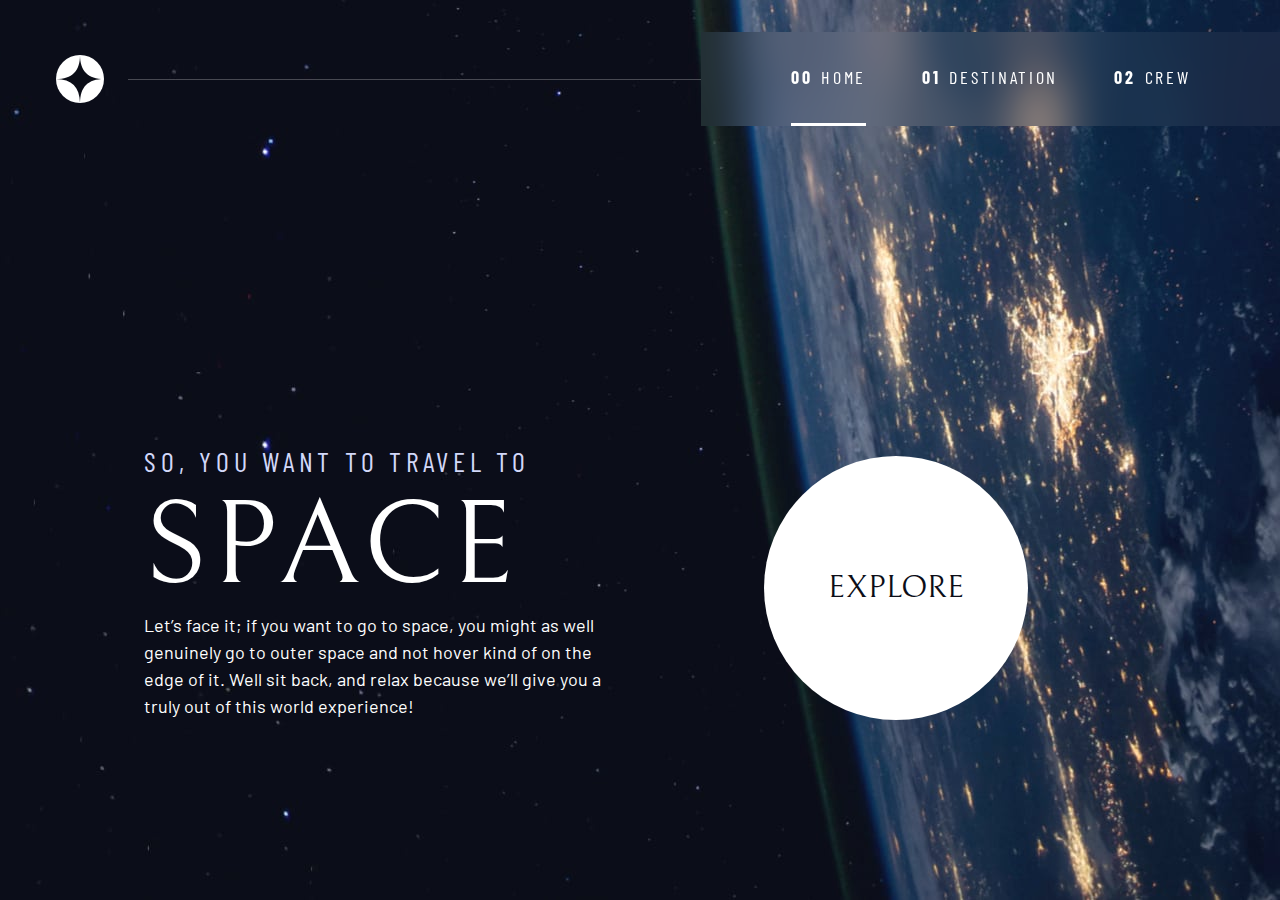
<file: index.html>
<!DOCTYPE html>
<html lang="en">
  <head>
    <meta charset="UTF-8" />
    <meta name="viewport" content="width=device-width, initial-scale=1.0" />

    <link
      rel="icon"
      type="image/png"
      sizes="32x32"
      href="./assets/favicon-32x32.png"
    />
    <!-- Google fonts -->
    <link rel="preconnect" href="https://fonts.googleapis.com" />
    <link rel="preconnect" href="https://fonts.gstatic.com" crossorigin />
    <link
      href="https://fonts.googleapis.com/css2?family=Barlow+Condensed:wght@400;700&family=Bellefair&family=Barlow:wght@400;700&display=swap"
      rel="stylesheet"
    />

    <!-- Our custom CSS -->
    <link rel="stylesheet" href="index.css" />
    <title>Frontend Mentor | Space tourism website</title>
    <script src="./index.js" defer></script>
  </head>
  <body class="home">
    <header class="primary-header flex">
      <div>
        <img
          src="./assets/shared/logo.svg"
          alt="space tourism logo"
          class="logo"
        />
      </div>
      <button class="mobile-nav-toggle" aria-controls="primary-navigation">
        <span class="sr-only" aria-expanded="false">Menu</span>
      </button>
      <nav>
        <ul
          id="primary-navigation"
          class="primary-navigation underline-indicators flex"
          data-visible="false"
        >
          <li class="active">
            <a
              class="ff-sans-cond uppercase text-white letter-spacing-2"
              href="index.html"
              ><span>00</span>Home</a
            >
          </li>
          <li>
            <a
              class="ff-sans-cond uppercase text-white letter-spacing-2"
              href="./destination-moon.html"
              ><span>01</span>Destination</a
            >
          </li>
          <li>
            <a
              class="ff-sans-cond uppercase text-white letter-spacing-2"
              href="./crew-commander.html"
              ><span>02</span>Crew</a
            >
          </li>
        </ul>
      </nav>
    </header>

    <main class="grid-container grid-container--home">
      <div>
        <h1 class="text-accent fs-500 ff-sans-cond uppercase letter-spacing-1">
          So, you want to travel to
          <span class="d-block fs-900 ff-serif text-white">Space</span>
        </h1>

        <p>
          Let’s face it; if you want to go to space, you might as well genuinely
          go to outer space and not hover kind of on the edge of it. Well sit
          back, and relax because we’ll give you a truly out of this world
          experience!
        </p>
      </div>
      <div>
        <a href="#" class="large-button uppercase ff-serif text-dark bg-white"
          >Explore</a
        >
      </div>
    </main>
  </body>
</html>
</file>
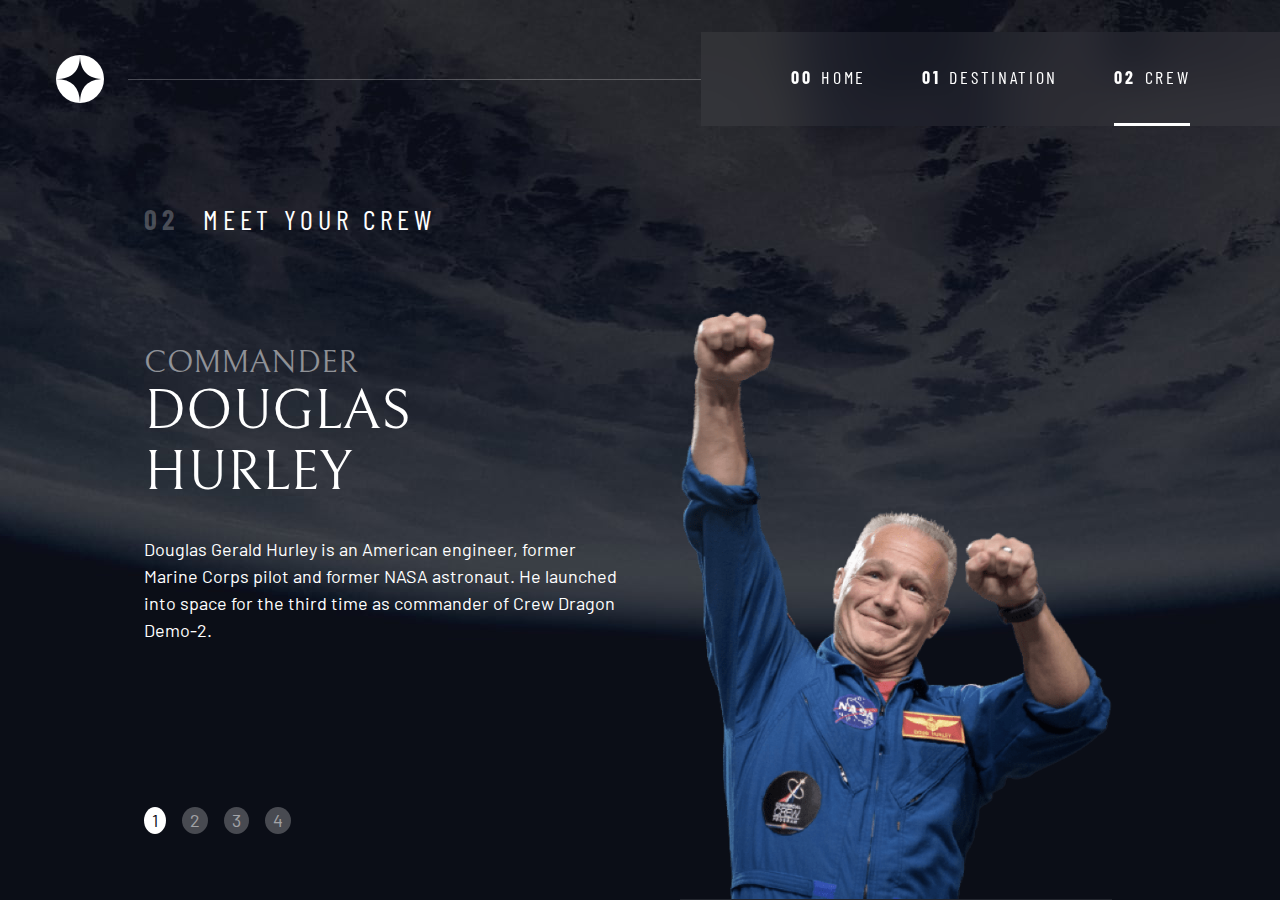
<file: crew-commander.html>
<!DOCTYPE html>
<html lang="en">
  <head>
    <meta charset="UTF-8" />
    <meta name="viewport" content="width=device-width, initial-scale=1.0" />

    <link
      rel="icon"
      type="image/png"
      sizes="32x32"
      href="./assets/favicon-32x32.png"
    />
    <!-- Google fonts -->
    <link rel="preconnect" href="https://fonts.googleapis.com" />
    <link rel="preconnect" href="https://fonts.gstatic.com" crossorigin />
    <link
      href="https://fonts.googleapis.com/css2?family=Barlow+Condensed:wght@400;700&family=Bellefair&family=Barlow:wght@400;700&display=swap"
      rel="stylesheet"
    />

    <!-- Our custom CSS -->
    <link rel="stylesheet" href="index.css" />
    <title>Frontend Mentor | Space tourism website</title>
    <script src="index.js" defer></script>
  </head>

  <body class="crew">
    <a class="skip-to-content" href="#main">Skip to content</a>
    <header class="primary-header flex">
      <div>
        <img
          src="./assets/shared/logo.svg"
          alt="space tourism logo"
          class="logo"
        />
      </div>
      <button class="mobile-nav-toggle" aria-controls="primary-navigation">
        <span class="sr-only" aria-expanded="false">Menu</span>
      </button>
      <nav>
        <ul
          id="primary-navigation"
          class="primary-navigation underline-indicators flex"
          data-visible="false"
        >
          <li>
            <a
              class="ff-sans-cond uppercase text-white letter-spacing-2"
              href="index.html"
              ><span>00</span>Home</a
            >
          </li>
          <li>
            <a
              class="ff-sans-cond uppercase text-white letter-spacing-2"
              href="./destination-moon.html"
              ><span>01</span>Destination</a
            >
          </li>
          <li class="active">
            <a
              class="ff-sans-cond uppercase text-white letter-spacing-2"
              href="./crew-commander.html"
              ><span>02</span>Crew</a
            >
          </li>
        </ul>
      </nav>
    </header>

    <main id="main" class="grid-container grid-container--crew flow">
      <h1 class="numbered-title">
        <span aria-hidden="true">02</span> Meet your crew
      </h1>

      <div class="dot-indicators flex">
        <button aria-selected="true">
          <a href="./crew-commander.html">1</a>
        </button>
        <button aria-selected="false">
          <a href="./crew-specialist.html">2</a>
        </button>
        <button aria-selected="false">
          <a href="./crew-pilot.html">3</a>
        </button>
        <button aria-selected="false">
          <a href="./crew-engineer.html">4</a>
        </button>
      </div>

      <article class="crew-details flow">
        <header>
          <h2
            class="fs-600 ff-serif uppercase"
            style="color: hsl(var(--clr-white) / 0.5)"
          >
            Commander
          </h2>
          <p class="fs-700 uppercase ff-serif">Douglas Hurley</p>
        </header>

        <p>
          Douglas Gerald Hurley is an American engineer, former Marine Corps
          pilot and former NASA astronaut. He launched into space for the third
          time as commander of Crew Dragon Demo-2.
        </p>
      </article>

      <img src="assets/crew/image-douglas-hurley.png" alt="Douglas Hurley" />
    </main>
  </body>
</html>
</file>
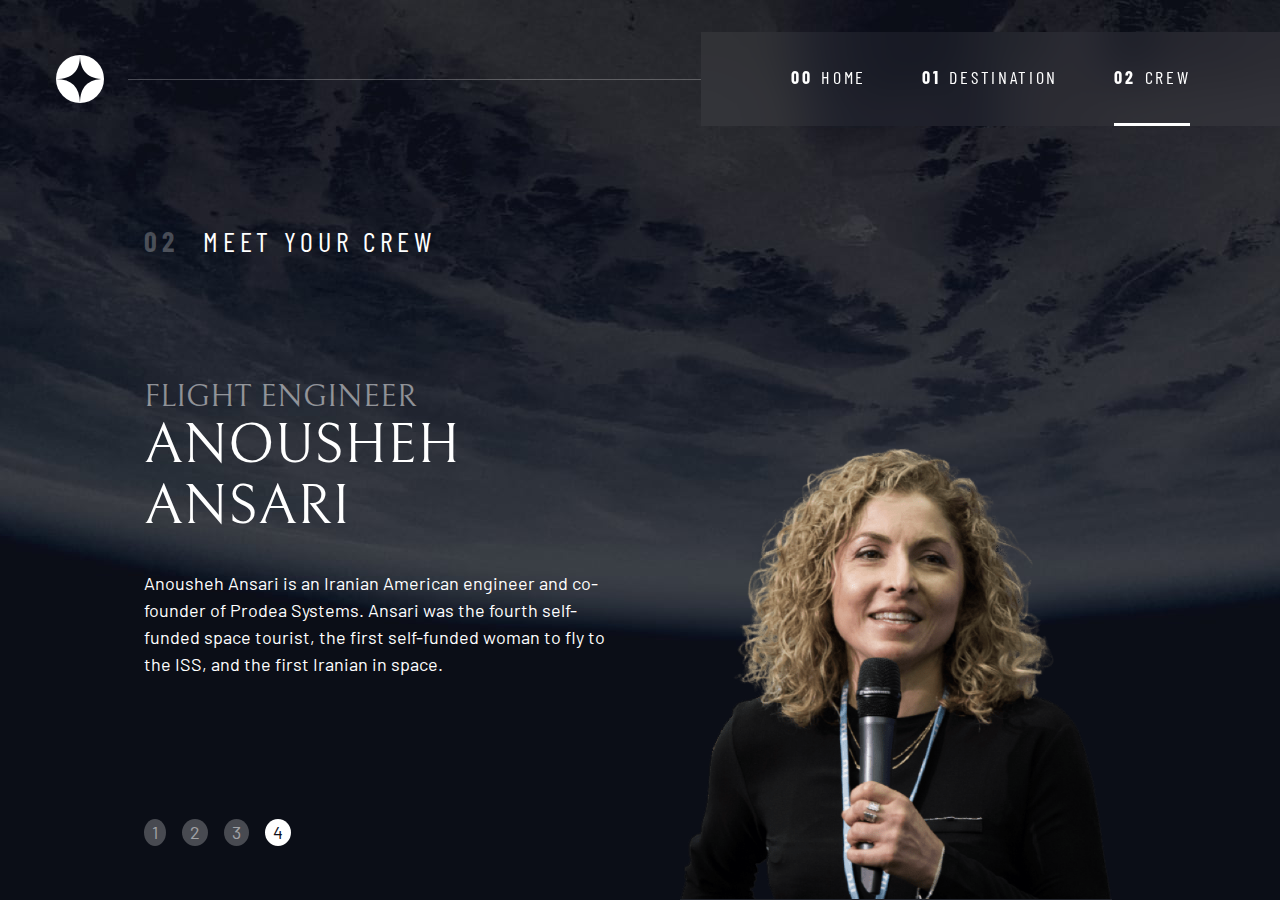
<file: crew-engineer.html>
<!DOCTYPE html>
<html lang="en">
  <head>
    <meta charset="UTF-8" />
    <meta name="viewport" content="width=device-width, initial-scale=1.0" />

    <link
      rel="icon"
      type="image/png"
      sizes="32x32"
      href="./assets/favicon-32x32.png"
    />
    <!-- Google fonts -->
    <link rel="preconnect" href="https://fonts.googleapis.com" />
    <link rel="preconnect" href="https://fonts.gstatic.com" crossorigin />
    <link
      href="https://fonts.googleapis.com/css2?family=Barlow+Condensed:wght@400;700&family=Bellefair&family=Barlow:wght@400;700&display=swap"
      rel="stylesheet"
    />

    <!-- Our custom CSS -->
    <link rel="stylesheet" href="index.css" />
    <title>Frontend Mentor | Space tourism website</title>
    <script src="index.js" defer></script>
  </head>

  <body class="crew">
    <a class="skip-to-content" href="#main">Skip to content</a>
    <header class="primary-header flex">
      <div>
        <img
          src="./assets/shared/logo.svg"
          alt="space tourism logo"
          class="logo"
        />
      </div>
      <button class="mobile-nav-toggle" aria-controls="primary-navigation">
        <span class="sr-only" aria-expanded="false">Menu</span>
      </button>
      <nav>
        <ul
          id="primary-navigation"
          class="primary-navigation underline-indicators flex"
          data-visible="false"
        >
          <li>
            <a
              class="ff-sans-cond uppercase text-white letter-spacing-2"
              href="index.html"
              ><span>00</span>Home</a
            >
          </li>
          <li>
            <a
              class="ff-sans-cond uppercase text-white letter-spacing-2"
              href="./destination-moon.html"
              ><span>01</span>Destination</a
            >
          </li>
          <li class="active">
            <a
              class="ff-sans-cond uppercase text-white letter-spacing-2"
              href="./crew-commander.html"
              ><span>02</span>Crew</a
            >
          </li>
        </ul>
      </nav>
    </header>

    <main id="main" class="grid-container grid-container--crew flow">
      <h1 class="numbered-title">
        <span aria-hidden="true">02</span> Meet your crew
      </h1>

      <div class="dot-indicators flex">
        <button aria-selected="false">
          <a href="./crew-commander.html">1</a>
        </button>
        <button aria-selected="false">
          <a href="./crew-specialist.html">2</a>
        </button>
        <button aria-selected="false">
          <a href="./crew-pilot.html">3</a>
        </button>
        <button aria-selected="true">
          <a href="./crew-engineer.html">4</a>
        </button>
      </div>
      <article class="crew-details flow">
        <header>
          <h2
            class="fs-600 ff-serif uppercase"
            style="color: hsl(var(--clr-white) / 0.5)"
          >
            Flight Engineer
          </h2>
          <p class="fs-700 uppercase ff-serif">Anousheh Ansari</p>
        </header>

        <p>
          Anousheh Ansari is an Iranian American engineer and co-founder of
          Prodea Systems. Ansari was the fourth self-funded space tourist, the
          first self-funded woman to fly to the ISS, and the first Iranian in
          space.
        </p>
      </article>

      <img
        src="assets/crew/image-anousheh-ansari.png"
        alt=" Anousheh Ansari "
      />
    </main>
  </body>
</html>
</file>
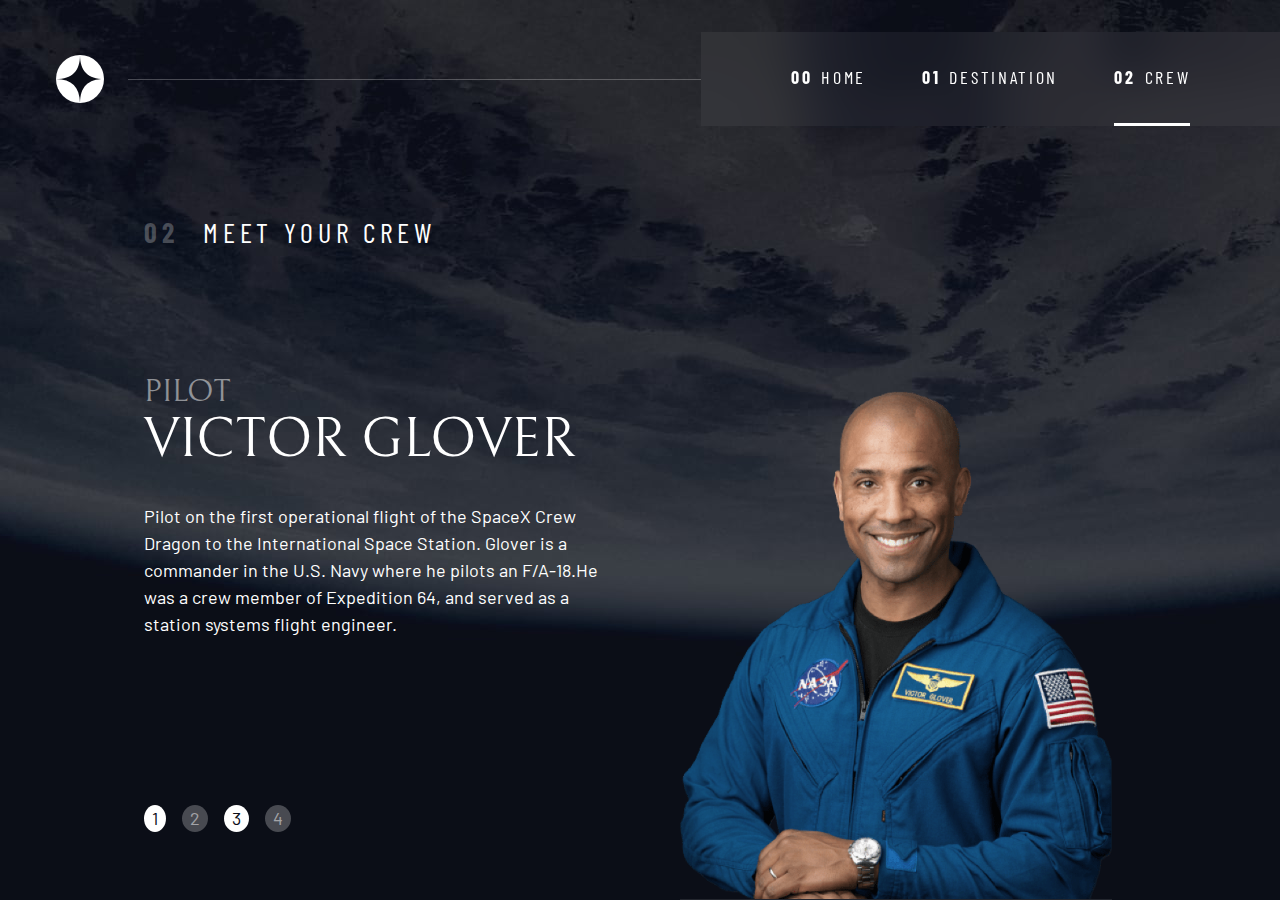
<file: crew-pilot.html>
<!DOCTYPE html>
<html lang="en">
  <head>
    <meta charset="UTF-8" />
    <meta name="viewport" content="width=device-width, initial-scale=1.0" />

    <link
      rel="icon"
      type="image/png"
      sizes="32x32"
      href="./assets/favicon-32x32.png"
    />
    <!-- Google fonts -->
    <link rel="preconnect" href="https://fonts.googleapis.com" />
    <link rel="preconnect" href="https://fonts.gstatic.com" crossorigin />
    <link
      href="https://fonts.googleapis.com/css2?family=Barlow+Condensed:wght@400;700&family=Bellefair&family=Barlow:wght@400;700&display=swap"
      rel="stylesheet"
    />

    <!-- Our custom CSS -->
    <link rel="stylesheet" href="index.css" />
    <title>Frontend Mentor | Space tourism website</title>
    <script src="index.js" defer></script>
  </head>

  <body class="crew">
    <a class="skip-to-content" href="#main">Skip to content</a>
    <header class="primary-header flex">
      <div>
        <img
          src="./assets/shared/logo.svg"
          alt="space tourism logo"
          class="logo"
        />
      </div>
      <button class="mobile-nav-toggle" aria-controls="primary-navigation">
        <span class="sr-only" aria-expanded="false">Menu</span>
      </button>
      <nav>
        <ul
          id="primary-navigation"
          class="primary-navigation underline-indicators flex"
          data-visible="false"
        >
          <li>
            <a
              class="ff-sans-cond uppercase text-white letter-spacing-2"
              href="index.html"
              ><span>00</span>Home</a
            >
          </li>
          <li>
            <a
              class="ff-sans-cond uppercase text-white letter-spacing-2"
              href="./destination-moon.html"
              ><span>01</span>Destination</a
            >
          </li>
          <li class="active">
            <a
              class="ff-sans-cond uppercase text-white letter-spacing-2"
              href="./crew-commander.html"
              ><span>02</span>Crew</a
            >
          </li>
        </ul>
      </nav>
    </header>

    <main id="main" class="grid-container grid-container--crew flow">
      <h1 class="numbered-title">
        <span aria-hidden="true">02</span> Meet your crew
      </h1>

      <div class="dot-indicators flex">
        <button aria-selected="true">
          <a href="./crew-commander.html">1</a>
        </button>
        <button aria-selected="false">
          <a href="./crew-specialist.html">2</a>
        </button>
        <button aria-selected="true">
          <a href="./crew-pilot.html">3</a>
        </button>
        <button aria-selected="false">
          <a href="./crew-engineer.html">4</a>
        </button>
      </div>

      <article class="crew-details flow">
        <header>
          <h2
            class="fs-600 ff-serif uppercase"
            style="color: hsl(var(--clr-white) / 0.5)"
          >
            Pilot
          </h2>
          <p class="fs-700 uppercase ff-serif">Victor Glover</p>
        </header>

        <p>
          Pilot on the first operational flight of the SpaceX Crew Dragon to the
          International Space Station. Glover is a commander in the U.S. Navy
          where he pilots an F/A-18.He was a crew member of Expedition 64, and
          served as a station systems flight engineer.
        </p>
      </article>

      <img src="assets/crew/image-victor-glover.png" alt="Victor Glover" />
    </main>
  </body>
</html>
</file>
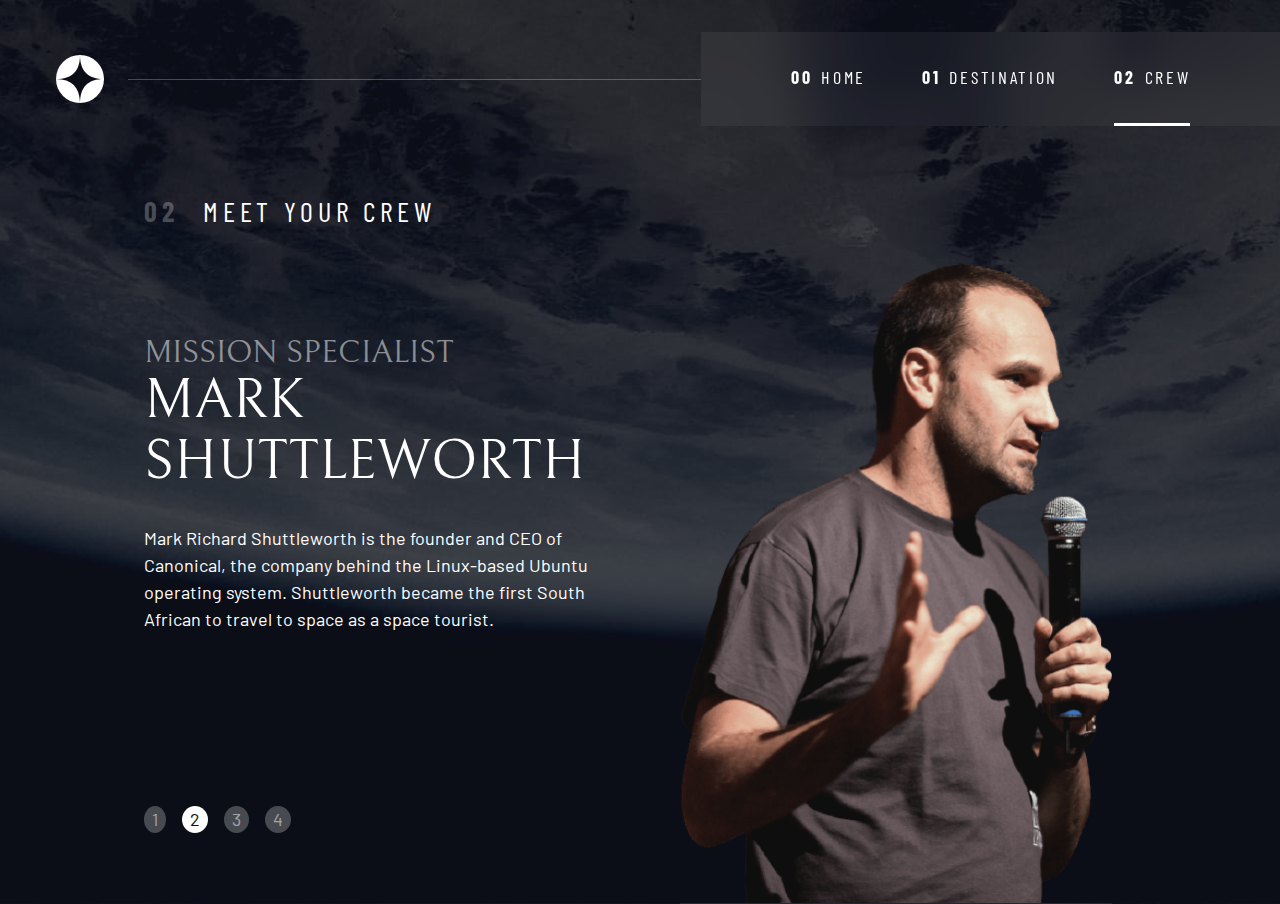
<file: crew-specialist.html>
<!DOCTYPE html>
<html lang="en">
  <head>
    <meta charset="UTF-8" />
    <meta name="viewport" content="width=device-width, initial-scale=1.0" />

    <link
      rel="icon"
      type="image/png"
      sizes="32x32"
      href="./assets/favicon-32x32.png"
    />
    <!-- Google fonts -->
    <link rel="preconnect" href="https://fonts.googleapis.com" />
    <link rel="preconnect" href="https://fonts.gstatic.com" crossorigin />
    <link
      href="https://fonts.googleapis.com/css2?family=Barlow+Condensed:wght@400;700&family=Bellefair&family=Barlow:wght@400;700&display=swap"
      rel="stylesheet"
    />

    <!-- Our custom CSS -->
    <link rel="stylesheet" href="index.css" />
    <title>Frontend Mentor | Space tourism website</title>
    <script src="index.js" defer></script>
  </head>

  <body class="crew">
    <a class="skip-to-content" href="#main">Skip to content</a>
    <header class="primary-header flex">
      <div>
        <img
          src="./assets/shared/logo.svg"
          alt="space tourism logo"
          class="logo"
        />
      </div>
      <button class="mobile-nav-toggle" aria-controls="primary-navigation">
        <span class="sr-only" aria-expanded="false">Menu</span>
      </button>
      <nav>
        <ul
          id="primary-navigation"
          class="primary-navigation underline-indicators flex"
          data-visible="false"
        >
          <li>
            <a
              class="ff-sans-cond uppercase text-white letter-spacing-2"
              href="index.html"
              ><span>00</span>Home</a
            >
          </li>
          <li>
            <a
              class="ff-sans-cond uppercase text-white letter-spacing-2"
              href="./destination-moon.html"
              ><span>01</span>Destination</a
            >
          </li>
          <li class="active">
            <a
              class="ff-sans-cond uppercase text-white letter-spacing-2"
              href="./crew-commander.html"
              ><span>02</span>Crew</a
            >
          </li>
        </ul>
      </nav>
    </header>

    <main id="main" class="grid-container grid-container--crew flow">
      <h1 class="numbered-title">
        <span aria-hidden="true">02</span> Meet your crew
      </h1>

      <div class="dot-indicators flex">
        <button aria-selected="false">
          <a href="./crew-commander.html">1</a>
        </button>
        <button aria-selected="true">
          <a href="./crew-specialist.html">2</a>
        </button>
        <button aria-selected="false">
          <a href="./crew-pilot.html">3</a>
        </button>
        <button aria-selected="false">
          <a href="./crew-engineer.html">4</a>
        </button>
      </div>

      <article class="crew-details flow">
        <header>
          <h2
            class="fs-600 ff-serif uppercase"
            style="color: hsl(var(--clr-white) / 0.5)"
          >
            Mission Specialist
          </h2>
          <p class="fs-700 uppercase ff-serif">Mark Shuttleworth</p>
        </header>

        <p>
          Mark Richard Shuttleworth is the founder and CEO of Canonical, the
          company behind the Linux-based Ubuntu operating system. Shuttleworth
          became the first South African to travel to space as a space tourist.
        </p>
      </article>

      <img
        src="assets/crew/image-mark-shuttleworth.png"
        alt="Mark Richard Shuttleworth"
      />
    </main>
  </body>
</html>
</file>
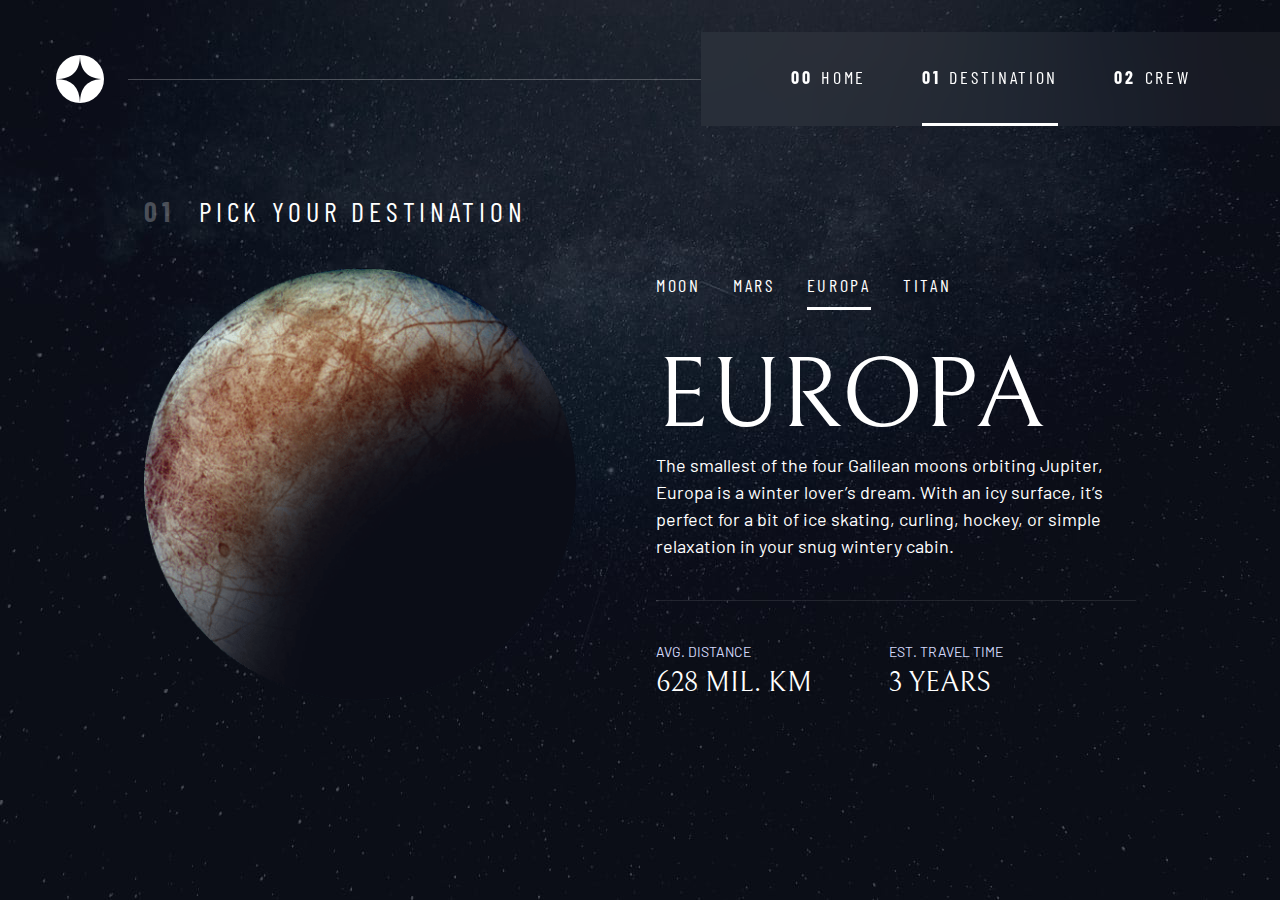
<file: destination-europa.html>
<!DOCTYPE html>
<html lang="en">
<head>
  <meta charset="UTF-8">
  <meta name="viewport" content="width=device-width, initial-scale=1.0">

  <link rel="icon" type="image/png" sizes="32x32" href="./assets/favicon-32x32.png">
  <!-- Google fonts -->
  <link rel="preconnect" href="https://fonts.googleapis.com">
  <link rel="preconnect" href="https://fonts.gstatic.com" crossorigin>
  <link href="https://fonts.googleapis.com/css2?family=Barlow+Condensed:wght@400;700&family=Bellefair&family=Barlow:wght@400;700&display=swap"
      rel="stylesheet">
      
  <!-- Our custom CSS -->
  <link rel="stylesheet" href="index.css">
  <title>Frontend Mentor | Space tourism website</title>
  <script src="index.js" defer></script>
</head>

<body class="destination">
  <header class="primary-header flex">
    <div>
      <img
        src="./assets/shared/logo.svg"
        alt="space tourism logo"
        class="logo"
      />
    </div>
    <button class="mobile-nav-toggle" aria-controls="primary-navigation">
      <span class="sr-only" aria-expanded="false">Menu</span>
    </button>
    <nav>
      <ul
        id="primary-navigation"
        class="primary-navigation underline-indicators flex"
        data-visible="false"
      >
        <li >
          <a
            class="ff-sans-cond uppercase text-white letter-spacing-2"
            href="index.html"
            ><span>00</span>Home</a
          >
        </li>
        <li class="active">
          <a
            class="ff-sans-cond uppercase text-white letter-spacing-2"
            href="./destination-moon.html"
            ><span>01</span>Destination</a
          >
        </li>
        <li>
          <a
            class="ff-sans-cond uppercase text-white letter-spacing-2"
            href="./crew-commander.html"
            ><span>02</span>Crew</a
          >
        </li>
      </ul>
    </nav>
  </header>
  
  <main id="main" class="grid-container grid-container--destination flow">
    <h1 class="numbered-title"><span aria-hidden="true">01</span> Pick your destination</h1>

    <img src="assets/destination/image-europa.png" alt="the europa">

    <div class="tab-list underline-indicators flex">
      <button aria-selected="false" class="uppercase ff-sans-cond text-accent  letter-spacing-2"><a class="link" href="./destination-moon.html">Moon</a></button>
      <button aria-selected="false" class="uppercase ff-sans-cond text-accent  letter-spacing-2"><a class="link" href="./destination-mars.html">Mars</a></button>
      <button aria-selected="true" class="uppercase ff-sans-cond text-accent  letter-spacing-2"><a class="link" href="./destination-europa.html">Europa</a></button>
      <button aria-selected="false" class="uppercase ff-sans-cond text-accent  letter-spacing-2"><a class="link" href="./destination-titan.html">Titan</a></button>
  </div>

    <article class="destination-info">
      <h2 class="fs-800 uppercase ff-serif">Europa</h2>

<p>  The smallest of the four Galilean moons orbiting Jupiter, Europa is a winter lover’s dream. With an icy surface, it’s perfect for a bit of ice skating, curling, hockey, or simple relaxation in your snug wintery cabin.
</p>      
      <div class="flex destination-meta">
        <div>
          <h3 class="text-accent fs-200 uppercase">Avg. distance</h3>
          <p class=" ff-serif uppercase">628 mil. km</p>
        </div>
        <div>
          <h3 class="text-accent fs-200 uppercase">Est. travel time</h3>
          <p class="ff-serif uppercase">3 years</p>
        </div>
      </div>
      
    </article>
  </main>
  
<body>


  
</body>
</html>
</file>
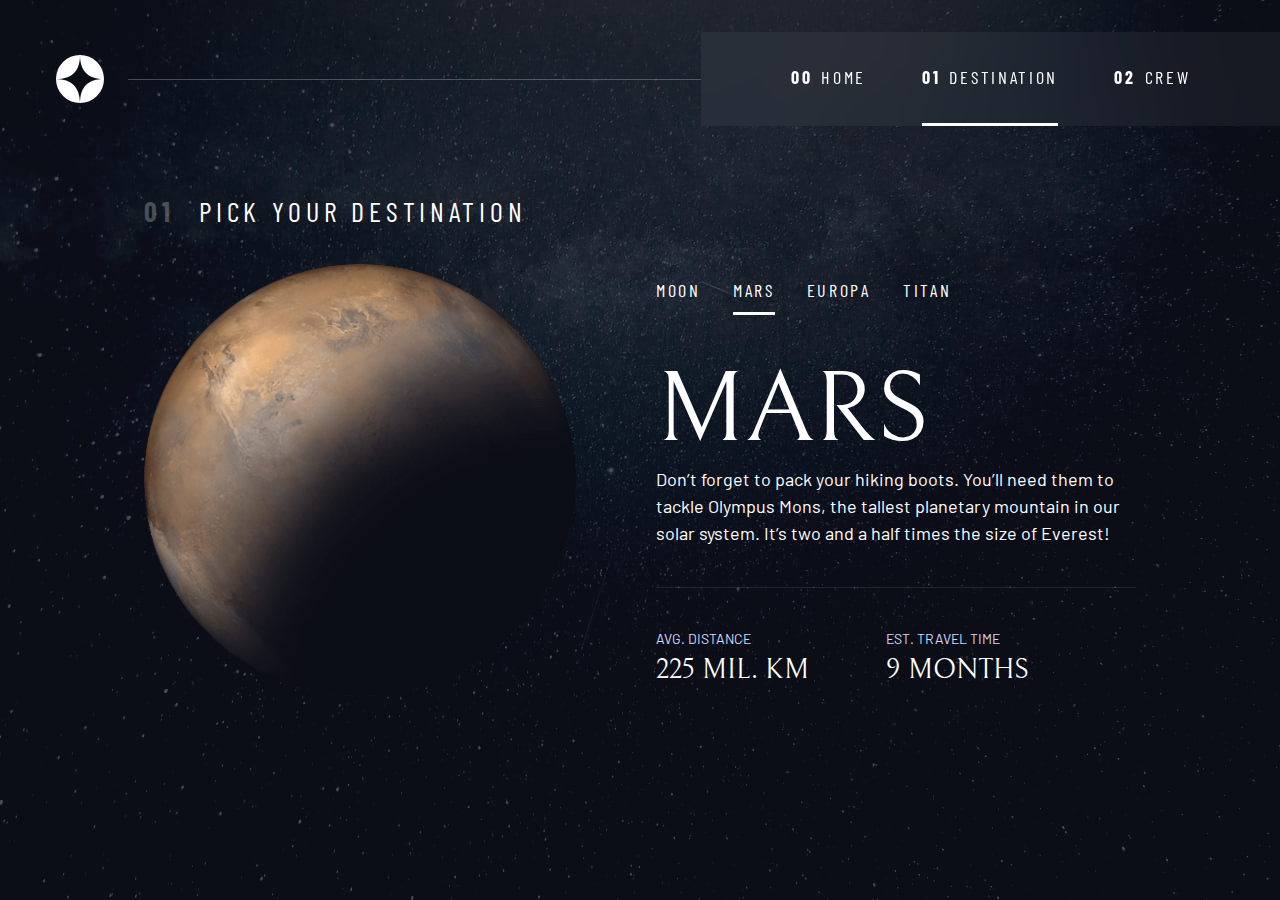
<file: destination-mars.html>
<!DOCTYPE html>
<html lang="en">
<head>
  <meta charset="UTF-8">
  <meta name="viewport" content="width=device-width, initial-scale=1.0">

  <link rel="icon" type="image/png" sizes="32x32" href="./assets/favicon-32x32.png">
  <!-- Google fonts -->
  <link rel="preconnect" href="https://fonts.googleapis.com">
  <link rel="preconnect" href="https://fonts.gstatic.com" crossorigin>
  <link href="https://fonts.googleapis.com/css2?family=Barlow+Condensed:wght@400;700&family=Bellefair&family=Barlow:wght@400;700&display=swap"
      rel="stylesheet">
      
  <!-- Our custom CSS -->
  <link rel="stylesheet" href="index.css">
  <title>Frontend Mentor | Space tourism website</title>
  <script src="index.js" defer></script>
</head>

<body class="destination">
  <header class="primary-header flex">
    <div>
      <img
        src="./assets/shared/logo.svg"
        alt="space tourism logo"
        class="logo"
      />
    </div>
    <button class="mobile-nav-toggle" aria-controls="primary-navigation">
      <span class="sr-only" aria-expanded="false">Menu</span>
    </button>
    <nav>
      <ul
        id="primary-navigation"
        class="primary-navigation underline-indicators flex"
        data-visible="false"
      >
        <li >
          <a
            class="ff-sans-cond uppercase text-white letter-spacing-2"
            href="index.html"
            ><span>00</span>Home</a
          >
        </li>
        <li class="active">
          <a
            class="ff-sans-cond uppercase text-white letter-spacing-2"
            href="./destination-moon.html"
            ><span>01</span>Destination</a
          >
        </li>
        <li>
          <a
            class="ff-sans-cond uppercase text-white letter-spacing-2"
            href="./crew-commander.html"
            ><span>02</span>Crew</a
          >
        </li>
      </ul>
    </nav>
  </header>
  
  <main id="main" class="grid-container grid-container--destination flow">
    <h1 class="numbered-title"><span aria-hidden="true">01</span> Pick your destination</h1>

    <img src="assets/destination/image-mars.png" alt="the mars">

    <div class="tab-list underline-indicators flex">
      <button aria-selected="false" class="uppercase ff-sans-cond text-accent  letter-spacing-2"><a class="link" href="./destination-moon.html">Moon</a></button>
      <button aria-selected="true" class="uppercase ff-sans-cond text-accent  letter-spacing-2"><a class="link" href="./destination-mars.html">Mars</a></button>
      <button aria-selected="false" class="uppercase ff-sans-cond text-accent  letter-spacing-2"><a class="link" href="./destination-europa.html">Europa</a></button>
      <button aria-selected="false" class="uppercase ff-sans-cond text-accent  letter-spacing-2"><a class="link" href="./destination-titan.html">Titan</a></button>
  </div>

    <article class="destination-info">
      <h2 class="fs-800 uppercase ff-serif">MARS</h2>

      <p>Don’t forget to pack your hiking boots. You’ll need them to tackle Olympus Mons, the tallest planetary mountain in our solar system. It’s two and a half times the size of Everest!</p>
      
      <div class="flex destination-meta">
        <div>
          <h3 class="text-accent fs-200 uppercase">Avg. distance</h3>
          <p class=" ff-serif uppercase">225 mil. km</p>
        </div>
        <div>
          <h3 class="text-accent fs-200 uppercase">Est. travel time</h3>
          <p class="ff-serif uppercase">9 Months</p>
        </div>
      </div>
      
    </article>
  </main>
  
<body>


  
</body>
</html>
</file>
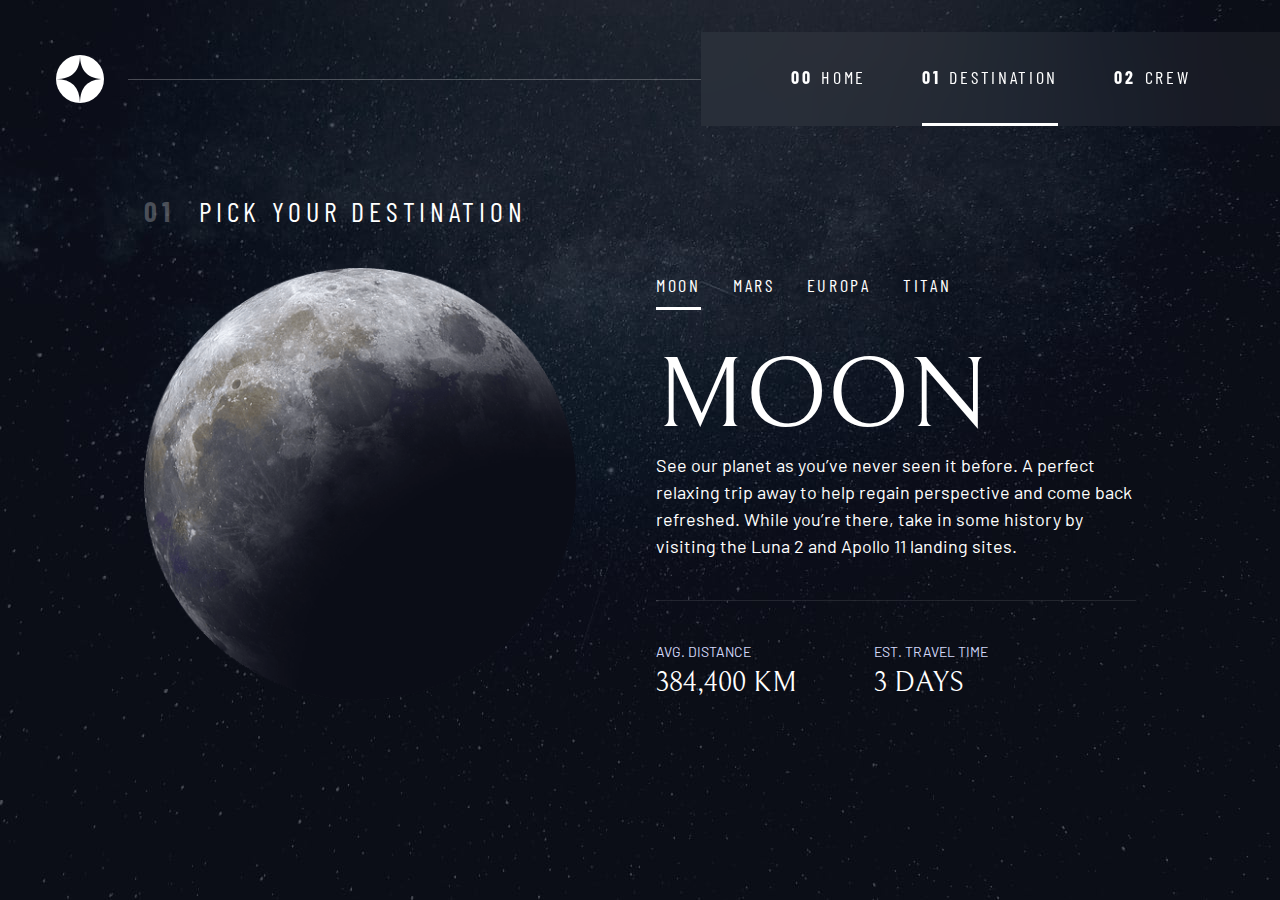
<file: destination-moon.html>
<!DOCTYPE html>
<html lang="en">
<head>
  <meta charset="UTF-8">
  <meta name="viewport" content="width=device-width, initial-scale=1.0">

  <link rel="icon" type="image/png" sizes="32x32" href="./assets/favicon-32x32.png">
  <!-- Google fonts -->
  <link rel="preconnect" href="https://fonts.googleapis.com">
  <link rel="preconnect" href="https://fonts.gstatic.com" crossorigin>
  <link href="https://fonts.googleapis.com/css2?family=Barlow+Condensed:wght@400;700&family=Bellefair&family=Barlow:wght@400;700&display=swap"
      rel="stylesheet">
      
  <!-- Our custom CSS -->
  <link rel="stylesheet" href="index.css">
  <title>Frontend Mentor | Space tourism website</title>
  <script src="index.js" defer></script>
</head>

<body class="destination">
  <header class="primary-header flex">
    <div>
      <img
        src="./assets/shared/logo.svg"
        alt="space tourism logo"
        class="logo"
      />
    </div>
    <button class="mobile-nav-toggle" aria-controls="primary-navigation">
      <span class="sr-only" aria-expanded="false">Menu</span>
    </button>
    <nav>
      <ul
        id="primary-navigation"
        class="primary-navigation underline-indicators flex"
        data-visible="false"
      >
        <li >
          <a
            class="ff-sans-cond uppercase text-white letter-spacing-2"
            href="index.html"
            ><span>00</span>Home</a
          >
        </li>
        <li class="active">
          <a
            class="ff-sans-cond uppercase text-white letter-spacing-2"
            href="./destination-moon.html"
            ><span>01</span>Destination</a
          >
        </li>
        <li>
          <a
            class="ff-sans-cond uppercase text-white letter-spacing-2"
            href="./crew-commander.html"
            ><span>02</span>Crew</a
          >
        </li>
      </ul>
    </nav>
  </header>
  
  <main id="main" class="grid-container grid-container--destination flow">
    <h1 class="numbered-title"><span aria-hidden="true">01</span> Pick your destination</h1>

    <img src="assets/destination/image-moon.png" alt="the moon">

    <div class="tab-list underline-indicators flex">
        <button aria-selected="true" class="uppercase ff-sans-cond text-accent  letter-spacing-2"><a class="link" href="./destination-moon.html">Moon</a></button>
        <button aria-selected="false" class="uppercase ff-sans-cond text-accent  letter-spacing-2"><a class="link" href="./destination-mars.html">Mars</a></button>
        <button aria-selected="false" class="uppercase ff-sans-cond text-accent  letter-spacing-2"><a class="link" href="./destination-europa.html">Europa</a></button>
        <button aria-selected="false" class="uppercase ff-sans-cond text-accent  letter-spacing-2"><a class="link" href="./destination-titan.html">Titan</a></button>
    </div>

    <article class="destination-info">
      <h2 class="fs-800 uppercase ff-serif">Moon</h2>

      <p>See our planet as you’ve never seen it before. A perfect relaxing trip away to help 
      regain perspective and come back refreshed. While you’re there, take in some history 
      by visiting the Luna 2 and Apollo 11 landing sites.</p>
      
      <div class="flex destination-meta">
        <div>
          <h3 class="text-accent fs-200 uppercase">Avg. distance</h3>
          <p class=" ff-serif uppercase">384,400 km</p>
        </div>
        <div>
          <h3 class="text-accent fs-200 uppercase">Est. travel time</h3>
          <p class="ff-serif uppercase">3 days</p>
        </div>
      </div>
      
    </article>
  </main>
  
<body>


  
</body>
</html>
</file>
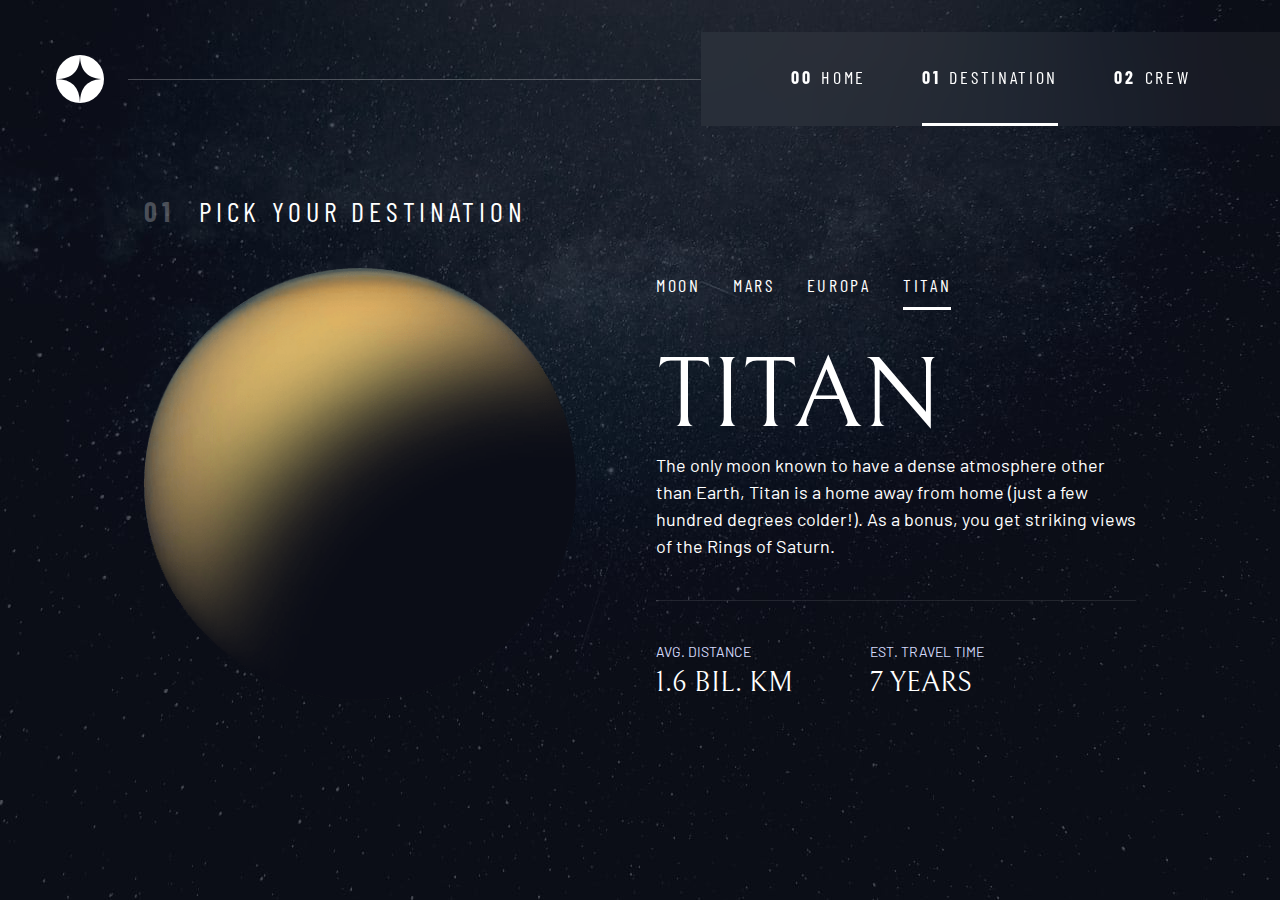
<file: destination-titan.html>
<!DOCTYPE html>
<html lang="en">
<head>
  <meta charset="UTF-8">
  <meta name="viewport" content="width=device-width, initial-scale=1.0">

  <link rel="icon" type="image/png" sizes="32x32" href="./assets/favicon-32x32.png">
  <!-- Google fonts -->
  <link rel="preconnect" href="https://fonts.googleapis.com">
  <link rel="preconnect" href="https://fonts.gstatic.com" crossorigin>
  <link href="https://fonts.googleapis.com/css2?family=Barlow+Condensed:wght@400;700&family=Bellefair&family=Barlow:wght@400;700&display=swap"
      rel="stylesheet">
      
  <!-- Our custom CSS -->
  <link rel="stylesheet" href="index.css">
  <title>Frontend Mentor | Space tourism website</title>
  <script src="index.js" defer></script>
</head>

<body class="destination">
  <header class="primary-header flex">
    <div>
      <img
        src="./assets/shared/logo.svg"
        alt="space tourism logo"
        class="logo"
      />
    </div>
    <button class="mobile-nav-toggle" aria-controls="primary-navigation">
      <span class="sr-only" aria-expanded="false">Menu</span>
    </button>
    <nav>
      <ul
        id="primary-navigation"
        class="primary-navigation underline-indicators flex"
        data-visible="false"
      >
        <li >
          <a
            class="ff-sans-cond uppercase text-white letter-spacing-2"
            href="index.html"
            ><span>00</span>Home</a
          >
        </li>
        <li class="active">
          <a
            class="ff-sans-cond uppercase text-white letter-spacing-2"
            href="./destination-moon.html"
            ><span>01</span>Destination</a
          >
        </li>
        <li>
          <a
            class="ff-sans-cond uppercase text-white letter-spacing-2"
            href="./crew-commander.html"
            ><span>02</span>Crew</a
          >
        </li>
      </ul>
    </nav>
  </header>
  
  <main id="main" class="grid-container grid-container--destination flow">
    <h1 class="numbered-title"><span aria-hidden="true">01</span> Pick your destination</h1>

    <img src="assets/destination/image-titan.png" alt="the titan">

    <div class="tab-list underline-indicators flex">
      <button aria-selected="false" class="uppercase ff-sans-cond text-accent  letter-spacing-2"><a class="link" href="./destination-moon.html">Moon</a></button>
      <button aria-selected="false" class="uppercase ff-sans-cond text-accent  letter-spacing-2"><a class="link" href="./destination-mars.html">Mars</a></button>
      <button aria-selected="false" class="uppercase ff-sans-cond text-accent  letter-spacing-2"><a class="link" href="./destination-europa.html">Europa</a></button>
      <button aria-selected="true" class="uppercase ff-sans-cond text-accent  letter-spacing-2"><a class="link" href="./destination-titan.html">Titan</a></button>
  </div>

    <article class="destination-info">
      <h2 class="fs-800 uppercase ff-serif">titan</h2>

<p>  The only moon known to have a dense atmosphere other than Earth, Titan is a home away from home (just a few hundred degrees colder!). As a bonus, you get striking views of the Rings of Saturn.
</p>      
      <div class="flex destination-meta">
        <div>
          <h3 class="text-accent fs-200 uppercase">Avg. distance</h3>
          <p class=" ff-serif uppercase">1.6 bil. km</p>
        </div>
        <div>
          <h3 class="text-accent fs-200 uppercase">Est. travel time</h3>
          <p class="ff-serif uppercase">7 years</p>
        </div>
      </div>
      
    </article>
  </main>
  
<body>


  
</body>
</html>
</file>
<file: index.css>
/* ------------------- */
/* Custom properties   */
/* ------------------- */

:root {
  /* colors */
  --clr-dark: 230 35% 7%;
  --clr-light: 231 77% 90%;
  --clr-white: 0 0% 100%;

  /* font-sizes */
  --fs-900: clamp(5rem, 8vw + 1rem, 9.375rem);
  --fs-800: 3.5rem;
  --fs-700: 1.5rem;
  --fs-600: 1rem;
  --fs-500: 1rem;
  --fs-400: 0.9375rem;
  --fs-300: 1rem;
  --fs-200: 0.875rem;

  /* font-families */
  --ff-serif: 'Bellefair', serif;
  --ff-sans-cond: 'Barlow Condensed', sans-serif;
  --ff-sans-normal: 'Barlow', sans-serif;
}

@media (min-width: 35em) {
  :root {
    --fs-800: 5rem;
    --fs-700: 2.5rem;
    --fs-600: 1.5rem;
    --fs-500: 1.25rem;
    --fs-400: 1rem;
  }
}

@media (min-width: 45em) {
  :root {
    /* font-sizes */
    --fs-800: 6.25rem;
    --fs-700: 3.5rem;
    --fs-600: 2rem;
    --fs-500: 1.75rem;
    --fs-400: 1.125rem;
  }
}

/* ------------------- */
/* Reset               */
/* ------------------- */

/* https://piccalil.li/blog/a-modern-css-reset/ */

/* Box sizing */
*,
*::before,
*::after {
  box-sizing: border-box;
}

/* Reset margins */
body,
h1,
h2,
h3,
h4,
h5,
p,
figure,
picture {
  margin: 0;
}

h1,
h2,
h3,
h4,
h5,
h6,
p {
  font-weight: 400;
}

/* set up the body */
body {
  font-family: var(--ff-sans-normal);
  font-size: var(--fs-400);
  color: hsl(var(--clr-white));
  background-color: hsl(var(--clr-dark));
  line-height: 1.5;
  min-height: 100vh;

  display: grid;
  grid-template-rows: min-content 1fr;

  overflow-x: hidden;
}

/* make images easier to work with */
img,
picutre {
  max-width: 100%;
  display: block;
}

/* make form elements easier to work with */
input,
button,
textarea,
select {
  font: inherit;
}

/* remove animations for people who've turned them off */
@media (prefers-reduced-motion: reduce) {
  *,
  *::before,
  *::after {
    animation-duration: 0.01ms !important;
    animation-iteration-count: 1 !important;
    transition-duration: 0.01ms !important;
    scroll-behavior: auto !important;
  }
}

/* ------------------- */
/* Utility classes     */
/* ------------------- */

/* general */

.flex {
  display: flex;
  gap: var(--gap, 1rem);
}

.grid {
  display: grid;
  gap: var(--gap, 1rem);
}

.d-block {
  display: block;
}

.flow > *:where(:not(:first-child)) {
  margin-top: var(--flow-space, 1rem);
}

.container {
  padding-inline: 2em;
  margin-inline: auto;
  max-width: 80rem;
}

.sr-only {
  position: absolute;
  width: 1px;
  height: 1px;
  padding: 0;
  margin: -1px;
  overflow: hidden;
  clip: rect(0, 0, 0, 0);
  white-space: nowrap; /* added line */
  border: 0;
}

.skip-to-content {
  position: absolute;
  z-index: 9999;
  background: hsl(var(--clr-white));
  color: hsl(var(--clr-dark));
  padding: 0.5em 1em;
  margin-inline: auto;
  transform: translateY(-100%);
  transition: transform 250ms ease-in;
}

.skip-to-content:focus {
  transform: translateY(0);
}

/* colors */

.bg-dark {
  background-color: hsl(var(--clr-dark));
}
.bg-accent {
  background-color: hsl(var(--clr-light));
}
.bg-white {
  background-color: hsl(var(--clr-white));
}

.text-dark {
  color: hsl(var(--clr-dark));
}
.text-accent {
  color: hsl(var(--clr-light));
}
.text-white {
  color: hsl(var(--clr-white));
}

/* typography */

.ff-serif {
  font-family: var(--ff-serif);
}
.ff-sans-cond {
  font-family: var(--ff-sans-cond);
}
.ff-sans-normal {
  font-family: var(--ff-sans-normal);
}

.letter-spacing-1 {
  letter-spacing: 4.75px;
}
.letter-spacing-2 {
  letter-spacing: 2.7px;
}
.letter-spacing-3 {
  letter-spacing: 2.35px;
}

.uppercase {
  text-transform: uppercase;
}

.fs-900 {
  font-size: var(--fs-900);
}
.fs-800 {
  font-size: var(--fs-800);
}
.fs-700 {
  font-size: var(--fs-700);
}
.fs-600 {
  font-size: var(--fs-600);
}
.fs-500 {
  font-size: var(--fs-500);
}
.fs-400 {
  font-size: var(--fs-400);
}
.fs-300 {
  font-size: var(--fs-300);
}
.fs-200 {
  font-size: var(--fs-200);
}

.fs-900,
.fs-800,
.fs-700,
.fs-600 {
  line-height: 1.1;
}

.numbered-title {
  font-family: var(--ff-sans-cond);
  font-size: var(--fs-500);
  text-transform: uppercase;
  letter-spacing: 4.72px;
}

.numbered-title span {
  margin-right: 0.5em;
  font-weight: 700;
  color: hsl(var(--clr-white) / 0.25);
}

/* ------------------- */
/* Compontents         */
/* ------------------- */

.large-button {
  font-size: 2rem;
  position: relative;
  z-index: 1;
  display: inline-grid;
  place-items: center;
  padding: 0 2em;
  border-radius: 50%;
  aspect-ratio: 1;
  text-decoration: none;
}

.large-button::after {
  content: '';
  position: absolute;
  z-index: -1;
  width: 100%;
  height: 100%;
  background: hsl(var(--clr-white) / 0.1);
  border-radius: 50%;
  opacity: 0;
  transition: opacity 500ms linear, transform 750ms ease-in-out;
}

.large-button:hover::after,
.large-button:focus::after {
  opacity: 1;
  transform: scale(1.5);
}

/* primary-header */

.logo {
  margin: 1.5rem clamp(1.5rem, 5vw, 3.5rem);
}

.primary-header {
  justify-content: space-between;
  align-items: center;
}

.primary-navigation {
  --gap: clamp(1.5rem, 5vw, 3.5rem);
  --underline-gap: 2rem;
  list-style: none;
  padding: 0;
  margin: 0;
  background: hsl(var(--clr-white) / 0.05);
  backdrop-filter: blur(1.5rem);
}

.primary-navigation a {
  text-decoration: none;
}

.primary-navigation a > span {
  font-weight: 700;
  margin-right: 0.5em;
}

.mobile-nav-toggle {
  display: none;
}

@media (max-width: 35rem) {
  .primary-navigation {
    --underline-gap: 0.5rem;
    position: fixed;
    z-index: 1000;
    inset: 0 0 0 30%;
    list-style: none;
    padding: min(20rem, 15vh) 2rem;
    margin: 0;
    flex-direction: column;
    transform: translateX(100%);
    transition: transform 500ms ease-in-out;
  }

  .primary-navigation[data-visible='true'] {
    transform: translateX(0);
  }

  .primary-navigation.underline-indicators > .active {
    border: 0;
  }

  .mobile-nav-toggle {
    display: block;
    position: absolute;
    z-index: 2000;
    right: 1rem;
    top: 2rem;
    background: transparent;
    background-image: url(./assets/shared/icon-hamburger.svg);
    background-repeat: no-repeat;
    background-position: center;
    width: 1.5rem;
    aspect-ratio: 1;
    border: 0;
  }

  .mobile-nav-toggle[aria-expanded='true'] {
    background-image: url(./assets/shared/icon-close.svg);
  }

  .mobile-nav-toggle:focus-visible {
    outline: 5px solid white;
    outline-offset: 5px;
  }
}

@media (min-width: 35em) {
  .primary-navigation {
    padding-inline: clamp(3rem, 7vw, 7rem);
  }
}

@media (min-width: 35em) and (max-width: 44.999em) {
  .primary-navigation a > span {
    display: none;
  }
}

@media (min-width: 45em) {
  .primary-header::after {
    content: '';
    display: block;
    position: relative;
    height: 1px;
    width: 100%;
    margin-right: -2.5rem;
    background: hsl(var(--clr-white) / 0.25);
    order: 1;
  }

  nav {
    order: 2;
  }

  .primary-navigation {
    margin-block: 2rem;
  }
}

.underline-indicators > * {
  cursor: pointer;
  padding: var(--underline-gap, 0.5rem) 0;
  border: 0;
  border-bottom: 0.2rem solid hsl(var(--clr-white) / 0);
  background: transparent;
}
.link {
  text-decoration: none;
  color: hsl(var(--clr-white));
}

.underline-indicators > *:hover,
.underline-indicators > *:focus {
  border-color: hsl(var(--clr-white) / 0.5);
}

.underline-indicators > .active,
.underline-indicators > [aria-selected='true'] {
  color: hsl(var(--clr-white) / 1);
  border-color: hsl(var(--clr-white) / 1);
}

.tab-list {
  --gap: 2rem;
}

.dot-indicators > * {
  cursor: pointer;
  border: 0;
  border-radius: 50%;
  padding: 0 0.5rem;
  background-color: hsl(var(--clr-white) / 0.25);
}
.dot-indicators a {
  text-decoration: none;
  color: hsl(var(--clr-white) / 0.5);
  background-color: transparent;
}
.dot-indicators > *:hover,
.dot-indicators > *:focus {
  background-color: hsl(var(--clr-white) / 0.5);
}

.dot-indicators > [aria-selected='true'] {
  background-color: hsl(var(--clr-white) / 1);
}
.dot-indicators > [aria-selected='true'] a {
  color: hsl(var(--clr-dark));
}
/* ----------------------------- */
/* Page specific background      */
/* ----------------------------- */
body {
  background-size: cover;
  background-position: bottom center;
}
/* home */
.home {
  background-image: url(./assets/home/background-home-mobile.jpg);
}
/* destination */
.destination {
  background-image: url(./assets/destination/background-destination-mobile.jpg);
}
/* crew */
.crew {
  background-image: url(./assets/crew/background-crew-mobile.jpg);
}

@media (min-width: 35rem) {
  .home {
    background-position: center center;
    background-image: url(./assets/home/background-home-tablet.jpg);
  }
  .destination {
    background-position: center center;
    background-image: url(./assets/destination/background-destination-tablet.jpg);
  }
  .crew {
    background-position: center center;
    background-image: url(./assets/crew/background-crew-tablet.jpg);
  }
}

@media (min-width: 45rem) {
  .home {
    background-image: url(./assets/home/background-home-desktop.jpg);
  }
  .destination {
    background-image: url(./assets/destination/background-destination-desktop.jpg);
  }
  .crew {
    background-image: url(./assets/crew/background-crew-desktop.jpg);
  }
}

/* ----------------------------- */
/* Layout                        */
/* ----------------------------- */

.grid-container {
  text-align: center;
  display: grid;
  place-items: center;
  padding-inline: 1rem;
  padding-bottom: 4rem;
}

.grid-container p:not([class]) {
  max-width: 50ch;
}

.numbered-title {
  grid-area: title;
}

/* destination layout */

.grid-container--destination {
  --flow-space: 2rem;
  grid-template-areas:
    'title'
    'image'
    'tabs'
    'content';
}

.grid-container--destination > img {
  grid-area: image;
  max-width: 60%;
}

.grid-container--destination > .tab-list {
  grid-area: tabs;
}

.grid-container--destination > .destination-info {
  grid-area: content;
}

.destination-meta {
  flex-direction: column;
  border-top: 1px solid hsl(var(--clr-white) / 0.1);
  padding-top: 2.5rem;
  margin-top: 2.5rem;
}

.destination-meta p {
  font-size: 1.75rem;
}

/* crew layout */

.grid-container--crew {
  --flow-space: 2rem;
  grid-template-areas:
    'title'
    'image'
    'tabs'
    'content';
}

.grid-container--crew > img {
  grid-area: image;
  max-width: 60%;
  border-bottom: 1px solid hsl(var(--clr-white) / 0.1);
}

.grid-container--crew > .dot-indicators {
  grid-area: tabs;
}

.grid-container--crew > .crew-details {
  grid-area: content;
}

@media (min-width: 35em) {
  .numbered-title {
    justify-self: start;
    margin-top: 2rem;
  }

  .destination-meta {
    flex-direction: row;
    justify-content: space-evenly;
  }

  .grid-container--crew {
    padding-bottom: 0;
    grid-template-areas:
      'title'
      'content'
      'tabs'
      'image';
  }
}

@media (min-width: 45em) {
  .grid-container {
    text-align: left;
    column-gap: var(--container-gap, 2rem);
    grid-template-columns: minmax(1rem, 1fr) repeat(2, minmax(0, 30rem)) minmax(
        1rem,
        1fr
      );
  }

  .grid-container--home {
    padding-bottom: max(6rem, 20vh);
    align-items: end;
  }

  .grid-container--home > *:first-child {
    grid-column: 2;
  }

  .grid-container--home > *:last-child {
    grid-column: 3;
  }

  .grid-container--destination {
    justify-items: start;
    align-content: start;
    grid-template-areas:
      '. title title .'
      '. image tabs .'
      '. image content .';
  }

  .grid-container--destination > img,
  .grid-container--crew > img {
    max-width: 90%;
  }

  .grid-container--crew .dot-indicators {
    justify-self: start;
  }
  .grid-container--crew > img {
    align-self: end;
  }
  .destination-meta {
    --gap: min(6vw, 6rem);
    justify-content: start;
  }

  .grid-container--crew {
    grid-template-areas:
      '. title title .'
      '. content image .'
      '. tabs image .';
  }
}
</file>
